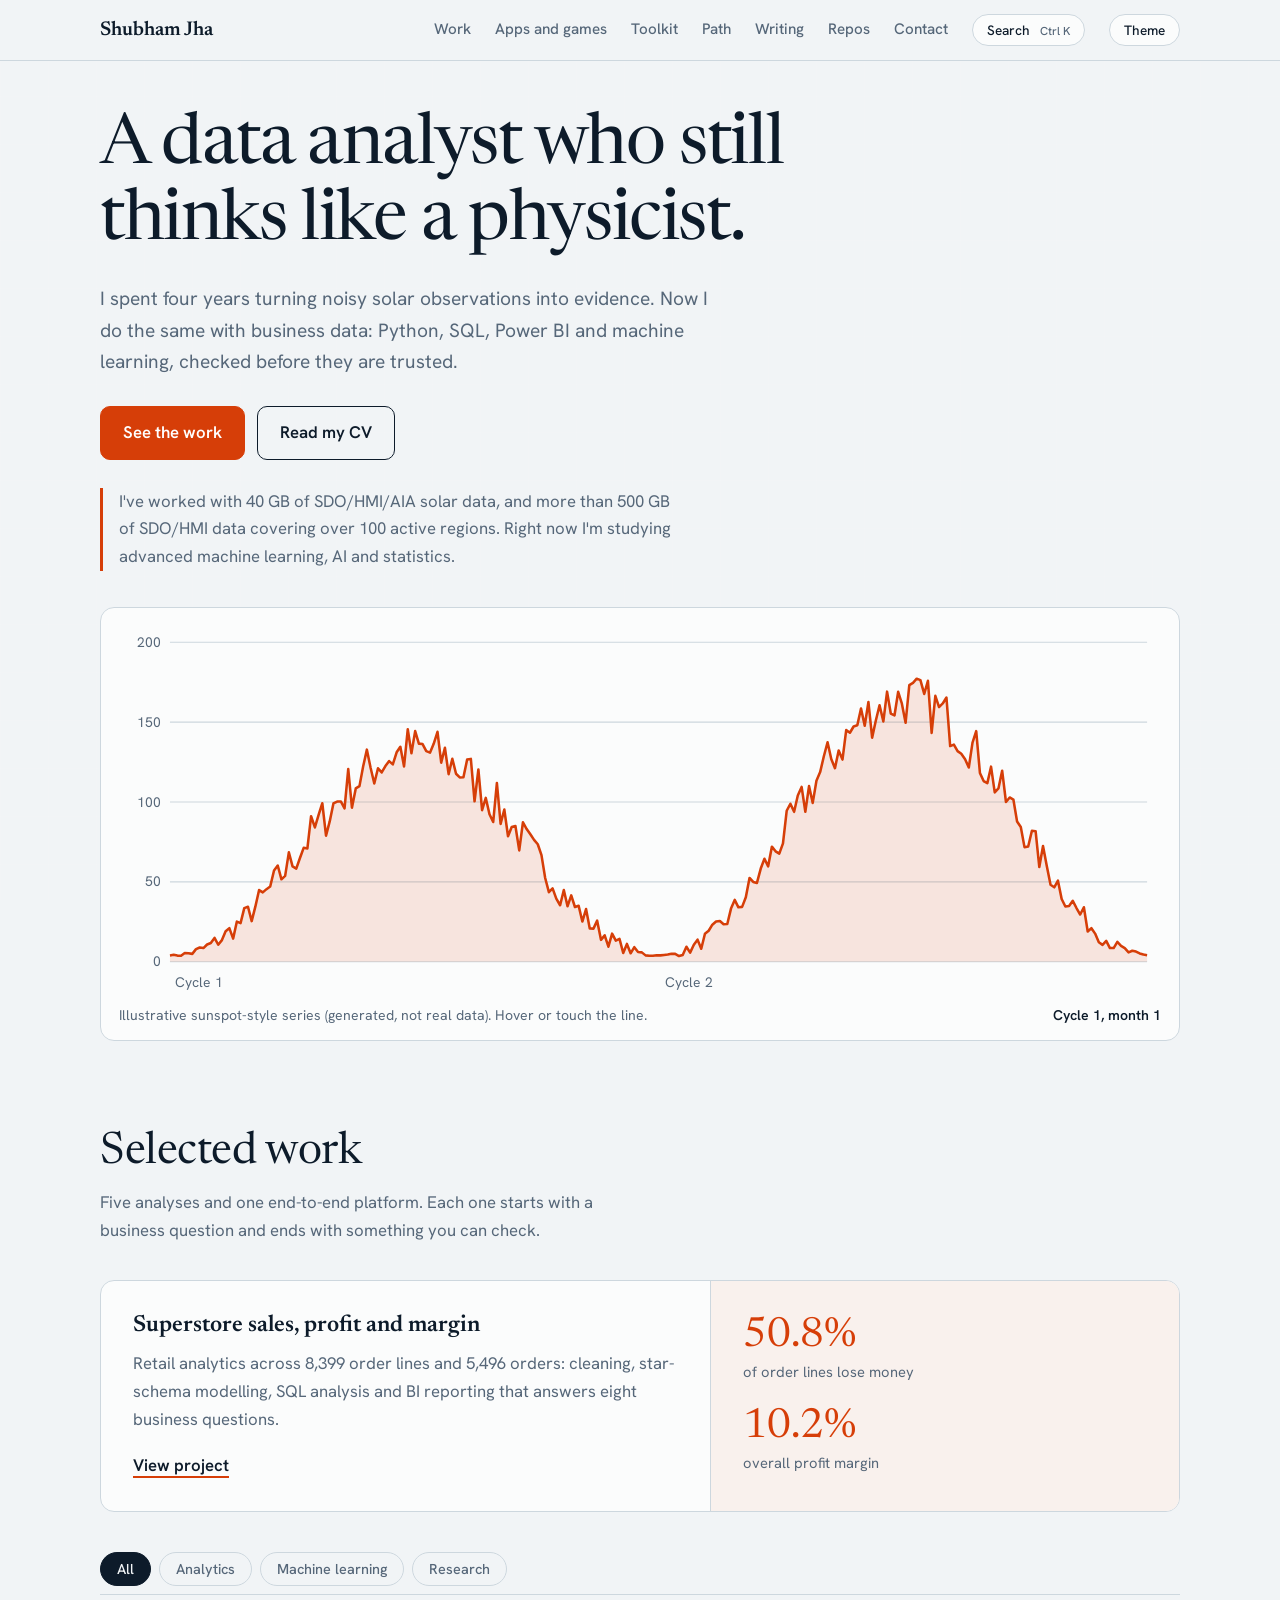
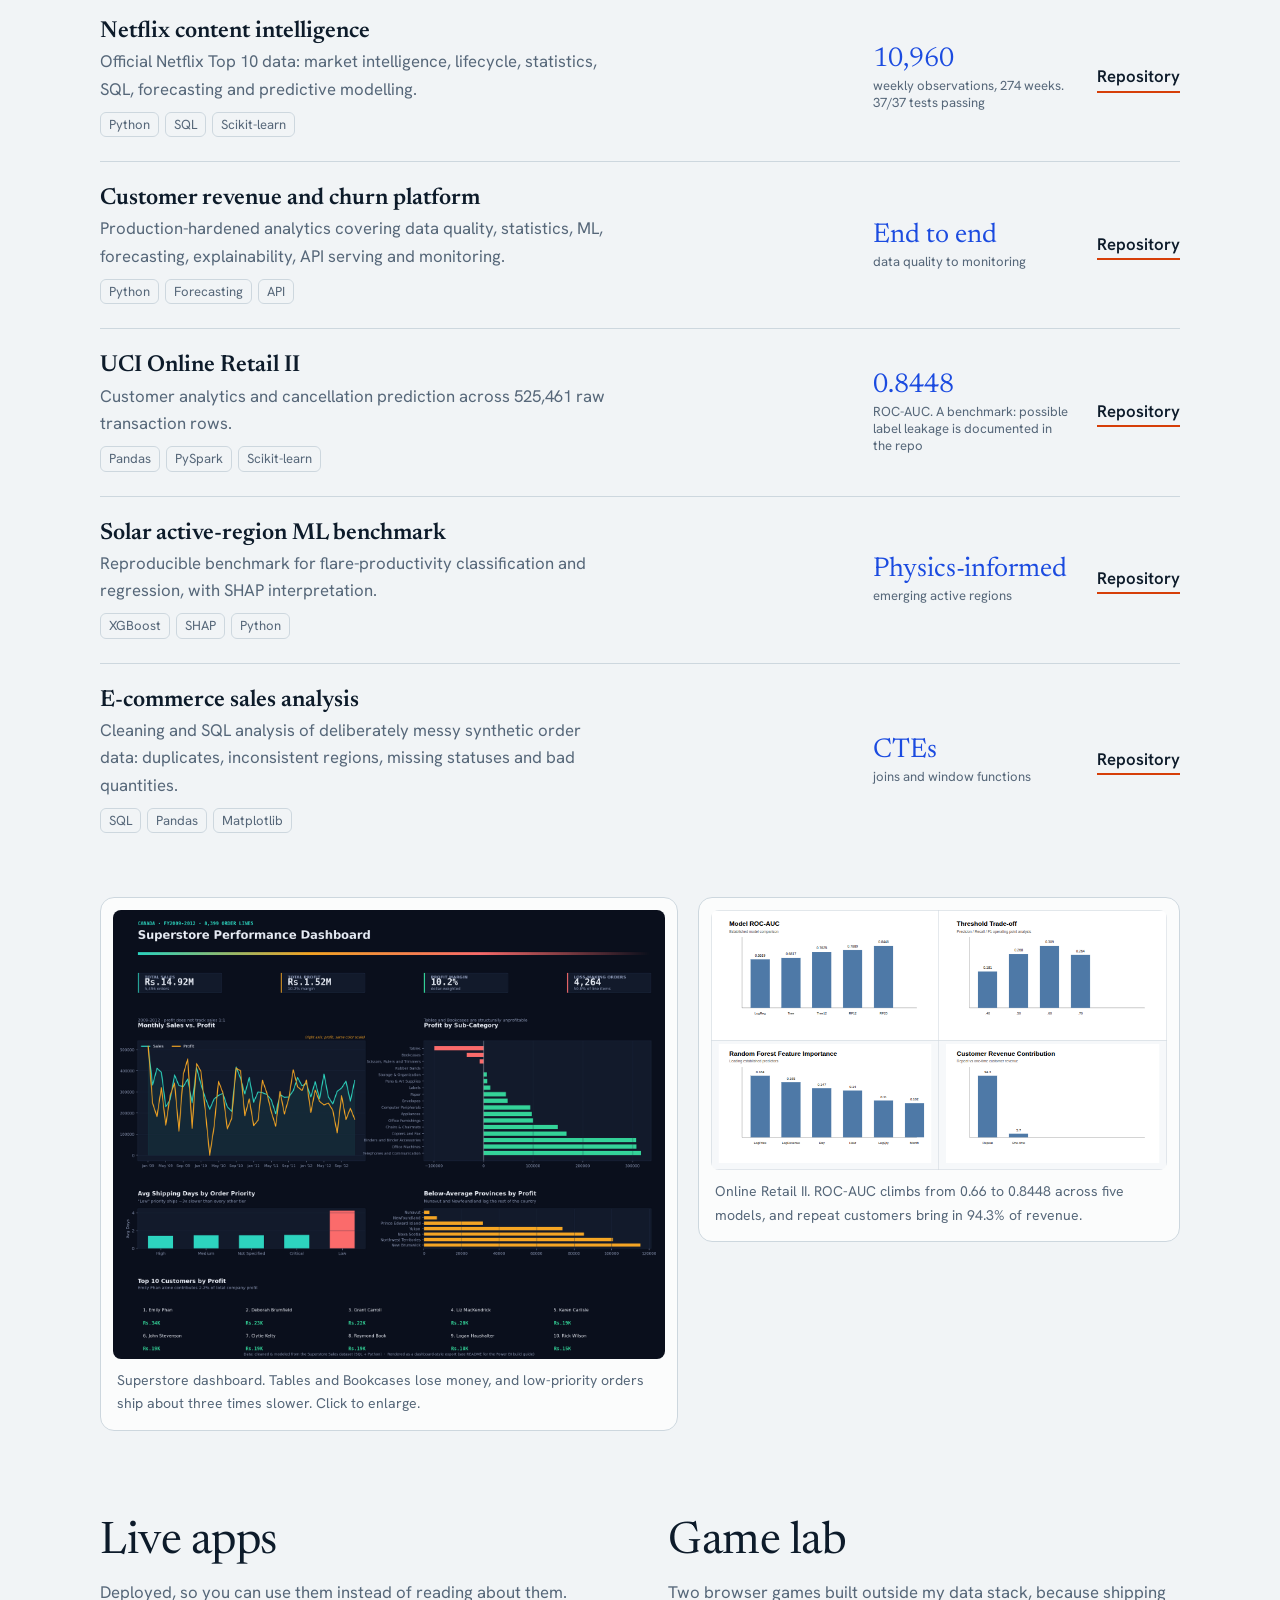
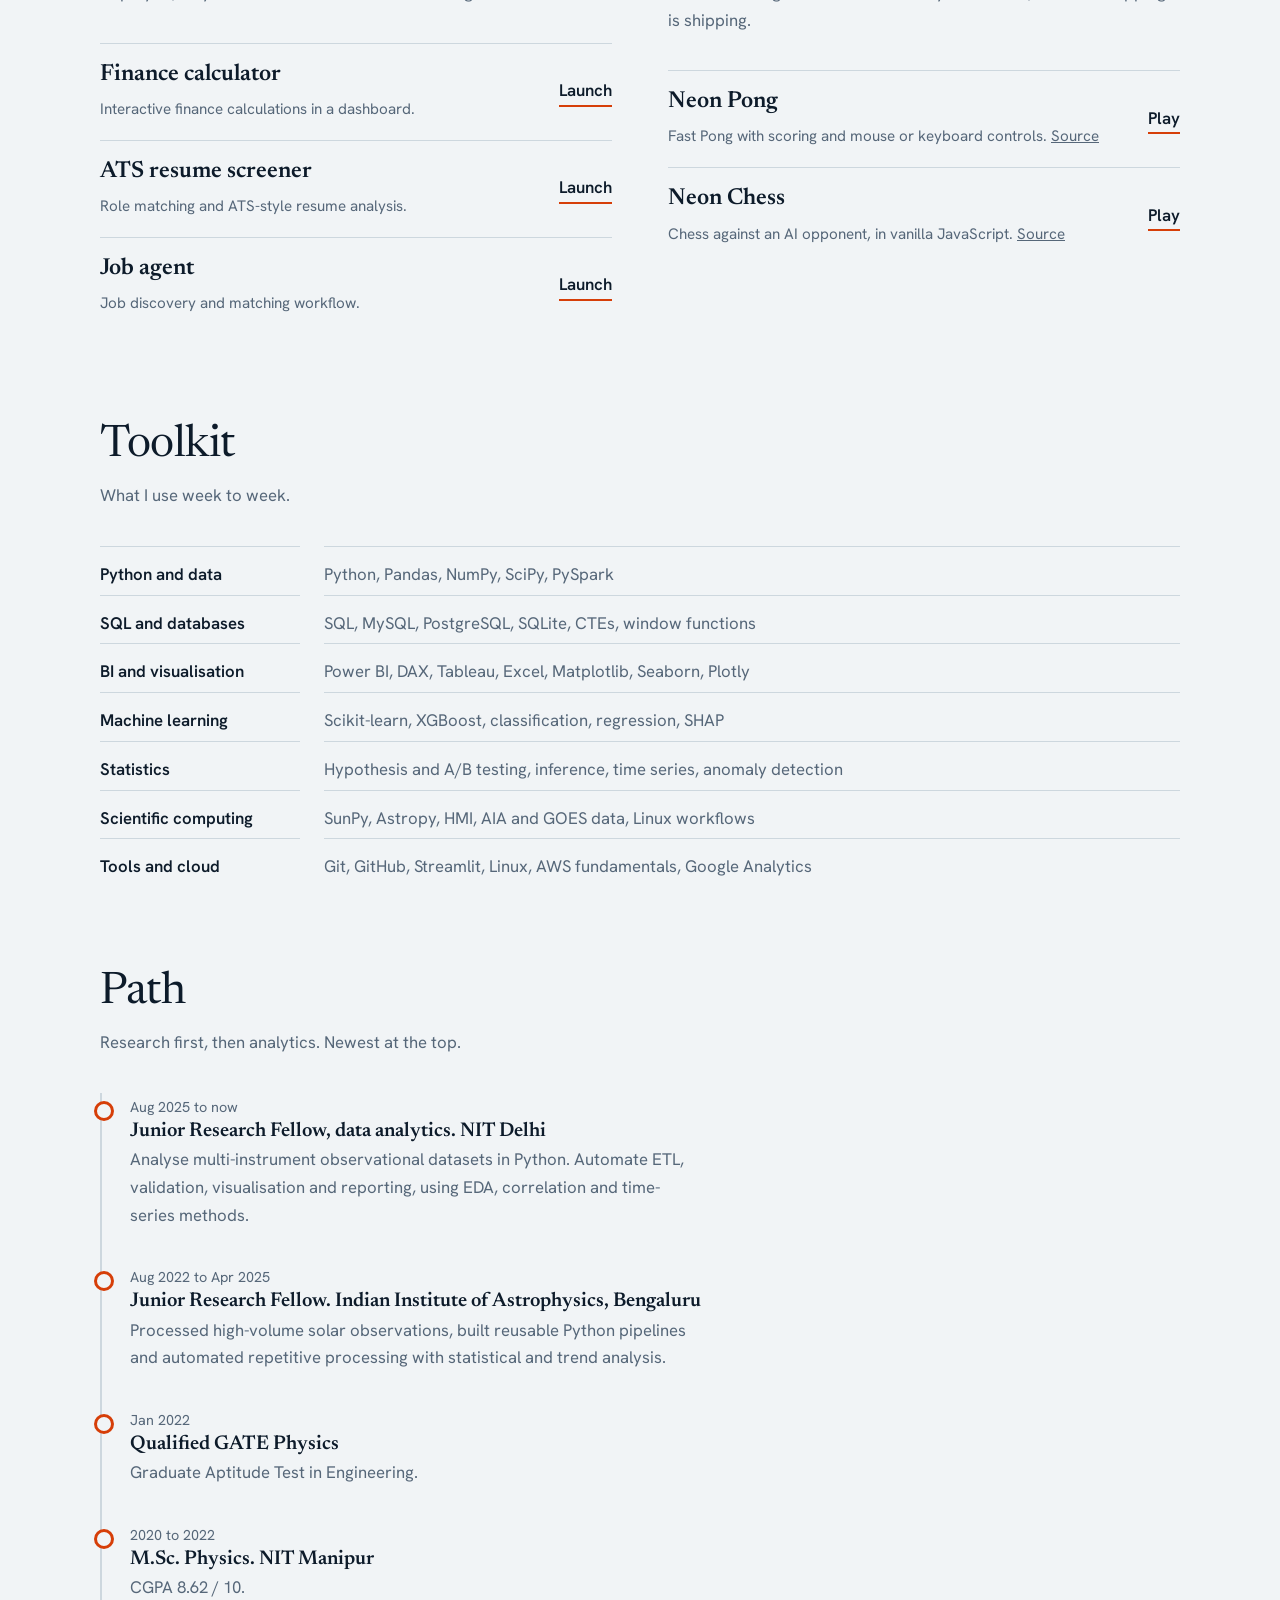
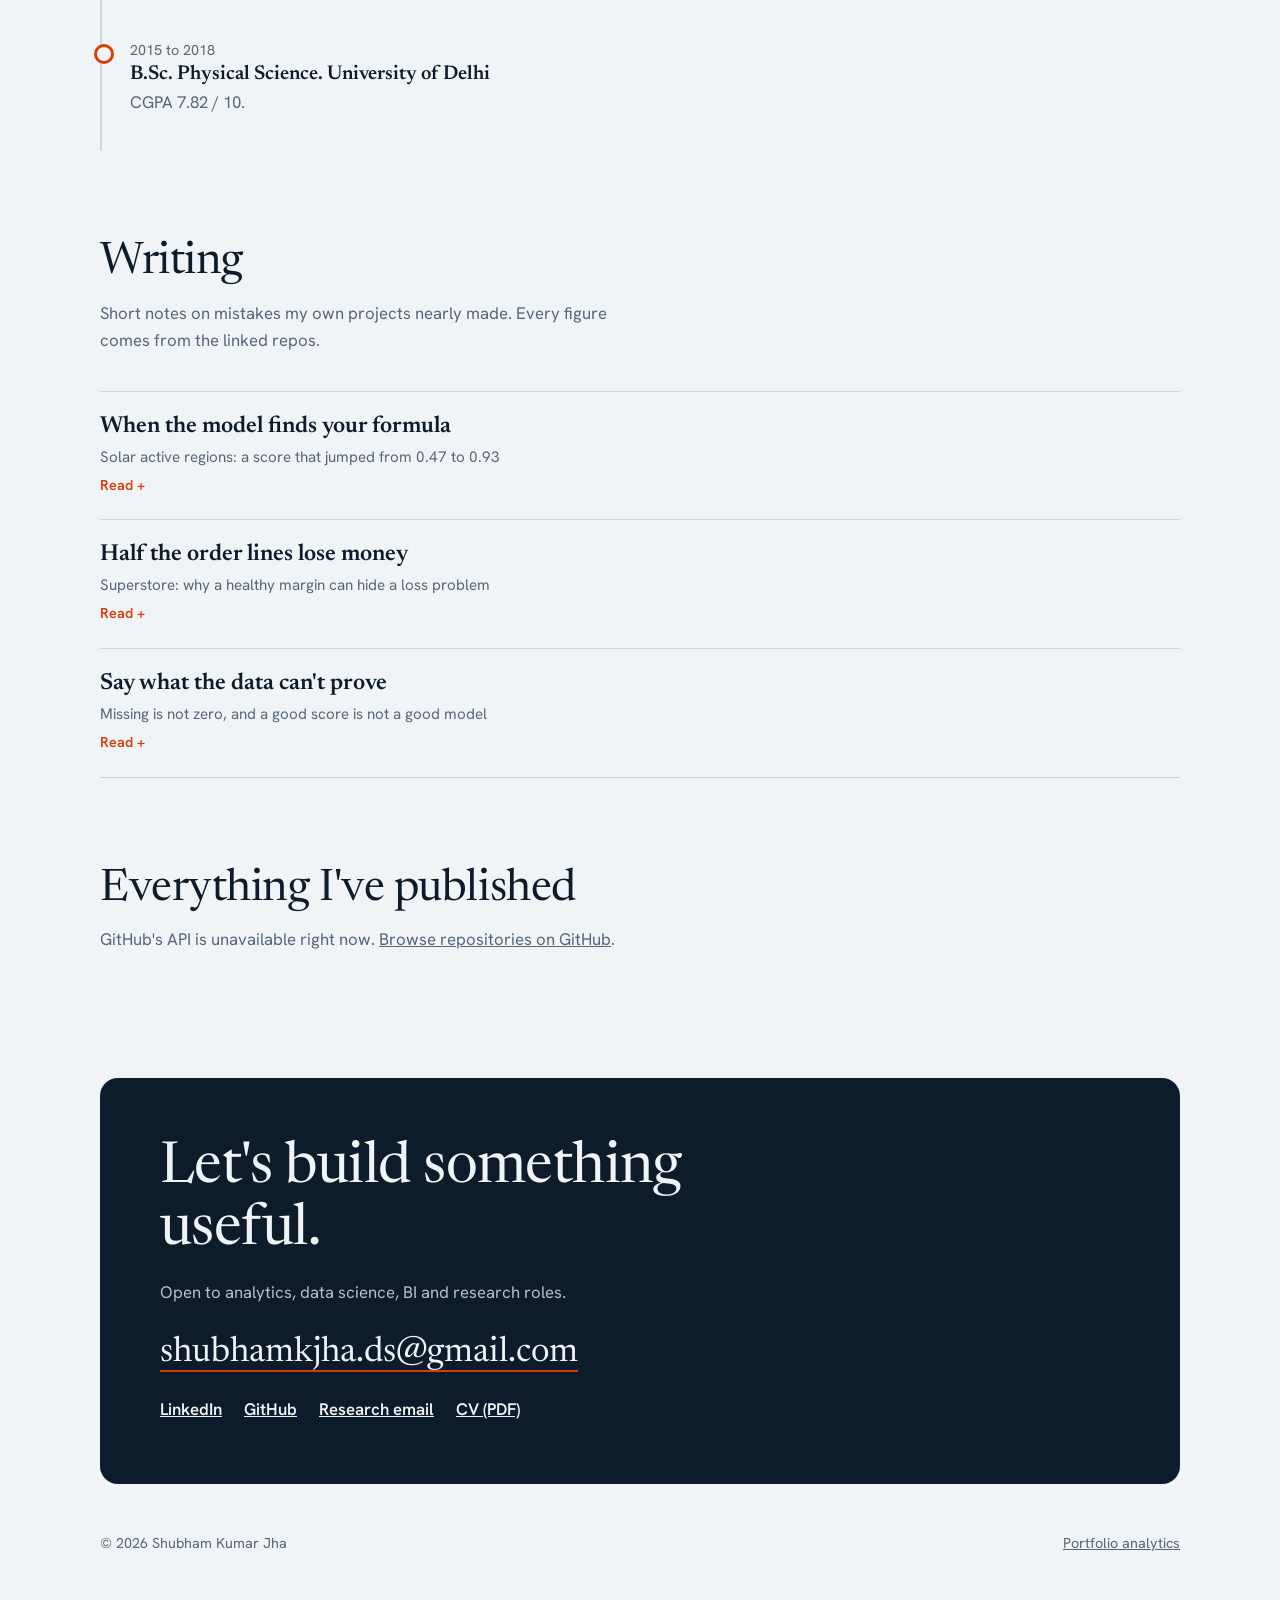
<file: index.html>
<!doctype html>
<html lang="en">
<head>
<meta charset="utf-8">
<meta name="viewport" content="width=device-width, initial-scale=1">
<title>Shubham Kumar Jha | Data analyst and scientist</title>
<meta name="description" content="Shubham Kumar Jha: data analyst with a physics research background. Python, SQL, Power BI, machine learning and scientific computing.">
<meta name="author" content="Shubham Kumar Jha">
<link rel="canonical" href="https://shubham-k-jha.github.io/">
<meta property="og:type" content="website">
<meta property="og:title" content="Shubham Kumar Jha | Data analyst and scientist">
<meta property="og:description" content="Analytics, machine learning and scientific computing, with the work to prove it.">
<meta property="og:url" content="https://shubham-k-jha.github.io/">
<meta property="og:image" content="https://shubham-k-jha.github.io/assets/og-card.png">
<meta property="og:image:width" content="1200"><meta property="og:image:height" content="630">
<meta name="twitter:card" content="summary_large_image">
<script type="application/ld+json">{"@context":"https://schema.org","@type":"Person","name":"Shubham Kumar Jha","url":"https://shubham-k-jha.github.io/","jobTitle":"Data Analyst","email":"mailto:shubhamkjha.ds@gmail.com","sameAs":["https://github.com/shubham-k-jha","https://www.linkedin.com/in/shubham-k-jha/"],"knowsAbout":["Data analytics","Python","SQL","Power BI","Machine learning","Solar physics","Scientific computing"],"alumniOf":[{"@type":"CollegeOrUniversity","name":"National Institute of Technology Manipur"},{"@type":"CollegeOrUniversity","name":"University of Delhi"}]}</script>
<meta name="theme-color" content="#0d1b2a">
<link rel="icon" href="assets/favicon.svg" type="image/svg+xml">
<link rel="preconnect" href="https://fonts.googleapis.com">
<link rel="preconnect" href="https://fonts.gstatic.com" crossorigin>
<link href="https://fonts.googleapis.com/css2?family=Hanken+Grotesk:wght@400;500;600;700&family=Newsreader:ital,opsz,wght@0,6..72,400;0,6..72,600;1,6..72,400&display=swap" rel="stylesheet">
<style>
:root{--bg:#f1f4f6;--paper:#fbfcfc;--ink:#0d1b2a;--mute:#566779;--line:#cdd7de;--sun:#d63e08;--blue:#1b4be0;--on-sun:#fff;
--serif:"Newsreader",Georgia,serif;--sans:"Hanken Grotesk",system-ui,sans-serif}
:root[data-theme=dark]{--bg:#09121e;--paper:#0f1c2d;--ink:#eaf0f6;--mute:#93a4b8;--line:#23354b;--sun:#ff7a3d;--blue:#7c9cff;--on-sun:#1a0b03}
@media(prefers-color-scheme:dark){:root:not([data-theme=light]){--bg:#09121e;--paper:#0f1c2d;--ink:#eaf0f6;--mute:#93a4b8;--line:#23354b;--sun:#ff7a3d;--blue:#7c9cff;--on-sun:#1a0b03}}
*{box-sizing:border-box}
html{scroll-behavior:smooth;scroll-padding-top:72px}
body{margin:0;background:var(--bg);color:var(--ink);font:400 1.05rem/1.65 var(--sans);
background-image:linear-gradient(var(--line) 1px,transparent 1px),linear-gradient(90deg,var(--line) 1px,transparent 1px);background-size:48px 48px;background-attachment:fixed;background-blend-mode:soft-light}
body::before{content:"";position:fixed;inset:0;background:var(--bg);opacity:.86;z-index:-1}
a{color:inherit}
.wrap{width:min(1080px,100% - 40px);margin-inline:auto}
.skip{position:absolute;left:12px;top:-60px;background:var(--sun);color:var(--on-sun);padding:10px 16px;border-radius:8px;z-index:99}
.skip:focus{top:12px}
:focus-visible{outline:2px solid var(--blue);outline-offset:3px}
header{position:sticky;top:0;z-index:20;background:color-mix(in srgb,var(--bg) 88%,transparent);backdrop-filter:blur(10px);border-bottom:1px solid var(--line)}
nav{display:flex;align-items:center;gap:24px;height:60px}
.brand{font:600 1.25rem var(--serif);text-decoration:none;margin-right:auto}
nav a:not(.brand){text-decoration:none;color:var(--mute);font-size:.95rem;font-weight:500}
nav a:not(.brand):hover,nav a[aria-current]{color:var(--ink)}
.tbtn{border:1px solid var(--line);background:var(--paper);color:var(--ink);border-radius:999px;padding:6px 14px;font:500 .85rem var(--sans);cursor:pointer}
.menu{display:none}
kbd{font:500 .72rem var(--sans);color:var(--mute);margin-left:6px}
section{padding:88px 0 0}
h1,h2,h3{font-family:var(--serif);font-weight:400;line-height:1.08;margin:0}
h1{font-size:clamp(2.5rem,6vw,4.4rem);letter-spacing:-.02em;max-width:19ch}
h2{font-size:clamp(1.9rem,4vw,2.8rem);letter-spacing:-.01em;margin-bottom:12px}
h3{font-size:1.45rem;font-weight:600}
.lead{font-size:1.2rem;color:var(--mute);max-width:56ch;margin:22px 0 28px}
.btns{display:flex;flex-wrap:wrap;gap:12px}
.btn{display:inline-block;padding:12px 22px;border-radius:10px;font-weight:600;text-decoration:none;border:1px solid var(--ink)}
.btn.p{background:var(--sun);border-color:var(--sun);color:var(--on-sun)}
.btn:hover{transform:translateY(-1px)}
.hero{padding-top:48px}
figure.plot{margin:36px 0 0;background:var(--paper);border:1px solid var(--line);border-radius:14px;padding:18px 18px 12px}
.plot svg{width:100%;height:auto;display:block;touch-action:none}
.plot figcaption{display:flex;justify-content:space-between;gap:16px;flex-wrap:wrap;color:var(--mute);font-size:.88rem;padding-top:8px}
#readout{color:var(--ink);font-weight:600}
.ln{fill:none;stroke:var(--sun);stroke-width:2.2;stroke-linejoin:round}
.ar{fill:var(--sun);opacity:.12}
.gl{stroke:var(--line);stroke-width:1}
.tk{fill:var(--mute);font:12px var(--sans)}
.lead-in{color:var(--mute);max-width:62ch;margin:0 0 36px}
.feat{display:grid;grid-template-columns:1.3fr 1fr;gap:0;background:var(--paper);border:1px solid var(--line);border-radius:14px;overflow:hidden}
.feat>div{padding:32px}
.feat .facts{border-left:1px solid var(--line);display:grid;align-content:center;gap:22px;background:color-mix(in srgb,var(--sun) 6%,var(--paper))}
.fact b{display:block;font:400 2.6rem/1 var(--serif);color:var(--sun)}
.fact span{color:var(--mute);font-size:.92rem}
.feat p{color:var(--mute);margin:12px 0 18px}
.filters{display:flex;gap:8px;margin:40px 0 8px;flex-wrap:wrap}
.filters button{border:1px solid var(--line);background:transparent;color:var(--mute);padding:7px 16px;border-radius:999px;font:500 .9rem var(--sans);cursor:pointer}
.filters button[aria-pressed=true]{background:var(--ink);color:var(--bg);border-color:var(--ink)}
.row{display:grid;grid-template-columns:1fr 200px auto;gap:24px;align-items:center;padding:24px 0;border-top:1px solid var(--line)}
.row[hidden]{display:none}
.row p{margin:4px 0 8px;color:var(--mute);max-width:58ch}
.tags{display:flex;flex-wrap:wrap;gap:6px;font-size:.82rem;color:var(--mute)}
.tags span{border:1px solid var(--line);border-radius:6px;padding:1px 8px}
.met{font:400 1.7rem/1.1 var(--serif);color:var(--blue)}
.met small{display:block;font:400 .82rem var(--sans);color:var(--mute);margin-top:2px}
.go{font-weight:600;text-decoration:none;border-bottom:2px solid var(--sun);white-space:nowrap}
.cols{display:grid;grid-template-columns:1fr 1fr;gap:56px}
.cols h3{margin-bottom:6px}
.tool{display:grid;grid-template-columns:1fr auto;gap:4px 16px;padding:18px 0;border-top:1px solid var(--line)}
.tool p{grid-column:1;margin:0;color:var(--mute);font-size:.95rem}
.tool a{grid-row:1/3;grid-column:2;align-self:center}
.kit{display:grid;grid-template-columns:200px 1fr;gap:6px 24px;margin:0}
.kit dt{font-weight:600;padding-top:14px;border-top:1px solid var(--line)}
.kit dd{margin:0;padding-top:14px;border-top:1px solid var(--line);color:var(--mute)}
.path{list-style:none;margin:0;padding:0 0 0 28px;border-left:2px solid var(--line)}
.path li{position:relative;padding:0 0 34px}
.path li::before{content:"";position:absolute;left:-36px;top:8px;width:14px;height:14px;border-radius:50%;background:var(--bg);border:3px solid var(--sun)}
.path time{color:var(--mute);font-size:.9rem}
.path p{margin:4px 0 0;color:var(--mute);max-width:62ch}
.path h3{font-size:1.25rem}
.rtools{display:flex;gap:12px;flex-wrap:wrap;margin:24px 0 20px}
.rtools input,.rtools select{padding:11px 14px;border-radius:10px;border:1px solid var(--line);background:var(--paper);color:var(--ink);font:inherit}
.rtools input{flex:1;min-width:220px}
.rtools[hidden]{display:none}
.rgrid{display:grid;grid-template-columns:repeat(auto-fill,minmax(250px,1fr));gap:14px}
.repo{display:flex;flex-direction:column;gap:6px;padding:18px;border:1px solid var(--line);border-radius:12px;background:var(--paper);text-decoration:none}
.repo:hover{border-color:var(--sun)}
.repo b{font-family:var(--serif);font-size:1.15rem;overflow-wrap:anywhere}
.repo p{margin:0;color:var(--mute);font-size:.9rem;line-height:1.5;flex:1}
.repo small{color:var(--mute)}
.contact{background:var(--ink);color:var(--bg);border-radius:18px;padding:clamp(28px,5vw,60px)}
.contact h2{font-size:clamp(2rem,5vw,3.6rem);max-width:16ch}
.contact p{opacity:.75;max-width:50ch}
.mail{display:inline-block;font:400 clamp(1.3rem,3.4vw,2.2rem) var(--serif);margin:12px 0 24px;border-bottom:2px solid var(--sun);text-decoration:none}
.clinks{display:flex;gap:22px;flex-wrap:wrap}
.clinks a{font-weight:600}
footer{padding:48px 0 56px;color:var(--mute);font-size:.9rem;display:flex;justify-content:space-between;gap:16px;flex-wrap:wrap}
@media(max-width:820px){
.menu{display:inline-block}
nav a:not(.brand){display:none}
nav.open{flex-wrap:wrap;height:auto;padding:12px 0}
nav.open a:not(.brand){display:block;flex-basis:45%}
.feat,.cols{grid-template-columns:1fr}.cols{gap:40px}
.feat .facts{border-left:0;border-top:1px solid var(--line)}
.row{grid-template-columns:1fr;gap:10px}
.kit{grid-template-columns:1fr}.kit dd{border-top:0;padding-top:0;padding-bottom:12px}
}
@media(prefers-reduced-motion:reduce){html{scroll-behavior:auto}*{animation:none!important;transition:none!important}}
.draw{stroke-dasharray:var(--len);stroke-dashoffset:var(--len);animation:d 2.2s ease-out .2s forwards}
@keyframes d{to{stroke-dashoffset:0}}

.pal{border:1px solid var(--line);border-radius:14px;background:var(--paper);color:var(--ink);padding:0;width:min(560px,100% - 32px);margin-top:12vh;box-shadow:0 30px 80px rgba(0,0,0,.35)}
.pal::backdrop{background:rgba(5,10,18,.55)}
.pal input{width:100%;border:0;border-bottom:1px solid var(--line);background:transparent;color:var(--ink);padding:18px 20px;font:inherit;font-size:1.1rem}
.pal input:focus{outline:none}
.pal ul{list-style:none;margin:0;padding:8px;max-height:46vh;overflow:auto}
.pal li{padding:10px 12px;border-radius:8px;cursor:pointer;display:flex;justify-content:space-between;gap:12px}
.pal li small{color:var(--mute)}
.pal li[aria-selected=true]{background:var(--ink);color:var(--bg)}
.pal li[aria-selected=true] small{color:inherit;opacity:.7}
.pal p{margin:0;padding:10px 20px 14px;color:var(--mute);font-size:.85rem}
@media print{header,.plot,.filters,#repos,.skip,.btns,footer{display:none!important}body{background:#fff;color:#000}body::before{display:none}.feat,.contact{border:1px solid #999;background:#fff;color:#000}section{padding-top:28px;break-inside:avoid}a{text-decoration:none}}

.proof{margin:28px 0 0;padding-left:16px;border-left:3px solid var(--sun);color:var(--mute);max-width:64ch}
.evid{display:grid;grid-template-columns:1.2fr 1fr;gap:20px;margin-top:40px;align-items:start}
.evid figure{margin:0;background:var(--paper);border:1px solid var(--line);border-radius:14px;padding:12px}
.evid img{width:100%;height:auto;display:block;border-radius:8px}
.evid figcaption{color:var(--mute);font-size:.88rem;padding:10px 4px 2px}
.post{border-top:1px solid var(--line)}
.post:last-of-type{border-bottom:1px solid var(--line)}
.post summary{cursor:pointer;list-style:none;padding:22px 0;display:grid;gap:4px}
.post summary::-webkit-details-marker{display:none}
.post summary b{font:600 1.45rem/1.15 var(--serif)}
.post summary span{color:var(--mute);font-size:.95rem}
.post summary::after{content:"Read +";color:var(--sun);font-weight:600;font-size:.9rem}
.post[open] summary::after{content:"Close −"}
.post div{padding:0 0 26px;max-width:66ch}
.post div p{margin:0 0 14px}
@media(max-width:820px){.evid{grid-template-columns:1fr}kbd{display:none}nav{gap:8px}.tbtn{padding:6px 11px}}
</style>
</head>
<body>
<a class="skip" href="#main">Skip to content</a>
<header><div class="wrap"><nav id="nav" aria-label="Main">
<a class="brand" href="#top">Shubham Jha</a>
<a href="#work">Work</a><a href="#try">Apps and games</a><a href="#toolkit">Toolkit</a><a href="#path">Path</a><a href="#writing">Writing</a><a href="#repos">Repos</a><a href="#contact">Contact</a>
<button class="tbtn" id="open-pal" type="button" aria-label="Open quick search">Search <kbd>Ctrl K</kbd></button>
<button class="tbtn" id="theme" type="button" aria-label="Switch colour theme">Theme</button>
<button class="tbtn menu" id="menu" type="button" aria-expanded="false">Menu</button>
</nav></div></header>

<main id="main" class="wrap">
<section class="hero" id="top">
<h1>A data analyst who still thinks like a physicist.</h1>
<p class="lead">I spent four years turning noisy solar observations into evidence. Now I do the same with business data: Python, SQL, Power BI and machine learning, checked before they are trusted.</p>
<div class="btns"><a class="btn p" href="#work">See the work</a><a class="btn" href="assets/Shubham_Kumar_Jha_CV.pdf" target="_blank" rel="noopener">Read my CV</a></div>
<p class="proof">I've worked with 40 GB of SDO/HMI/AIA solar data, and more than 500 GB of SDO/HMI data covering over 100 active regions. Right now I'm studying advanced machine learning, AI and statistics.</p>
<figure class="plot">
<svg id="chart" viewBox="0 0 900 320" role="img" aria-label="Illustrative sunspot-style time series with an eleven-year cycle. Hover or touch to read values."></svg>
<figcaption><span>Illustrative sunspot-style series (generated, not real data). Hover or touch the line.</span><span id="readout">Cycle 1, month 1</span></figcaption>
</figure>
</section>

<section id="work">
<h2>Selected work</h2>
<p class="lead-in">Five analyses and one end-to-end platform. Each one starts with a business question and ends with something you can check.</p>
<article class="feat">
<div><h3>Superstore sales, profit and margin</h3>
<p>Retail analytics across 8,399 order lines and 5,496 orders: cleaning, star-schema modelling, SQL analysis and BI reporting that answers eight business questions.</p>
<a class="go" href="https://github.com/shubham-k-jha/superstore-analysis" target="_blank" rel="noopener">View project</a></div>
<div class="facts"><div class="fact"><b>50.8%</b><span>of order lines lose money</span></div><div class="fact"><b>10.2%</b><span>overall profit margin</span></div></div>
</article>
<div class="filters" role="group" aria-label="Filter projects">
<button type="button" data-f="all" aria-pressed="true">All</button><button type="button" data-f="analytics" aria-pressed="false">Analytics</button><button type="button" data-f="ml" aria-pressed="false">Machine learning</button><button type="button" data-f="research" aria-pressed="false">Research</button>
</div>
<div class="list">
<article class="row" data-c="analytics ml"><div><h3>Netflix content intelligence</h3><p>Official Netflix Top 10 data: market intelligence, lifecycle, statistics, SQL, forecasting and predictive modelling.</p><div class="tags"><span>Python</span><span>SQL</span><span>Scikit-learn</span></div></div><div class="met">10,960<small>weekly observations, 274 weeks. 37/37 tests passing</small></div><a class="go" href="https://github.com/shubham-k-jha/netflix-content-analytics" target="_blank" rel="noopener">Repository</a></article>
<article class="row" data-c="analytics ml"><div><h3>Customer revenue and churn platform</h3><p>Production-hardened analytics covering data quality, statistics, ML, forecasting, explainability, API serving and monitoring.</p><div class="tags"><span>Python</span><span>Forecasting</span><span>API</span></div></div><div class="met">End to end<small>data quality to monitoring</small></div><a class="go" href="https://github.com/shubham-k-jha/Customer-Revenue-Churn" target="_blank" rel="noopener">Repository</a></article>
<article class="row" data-c="analytics ml"><div><h3>UCI Online Retail II</h3><p>Customer analytics and cancellation prediction across 525,461 raw transaction rows.</p><div class="tags"><span>Pandas</span><span>PySpark</span><span>Scikit-learn</span></div></div><div class="met">0.8448<small>ROC-AUC. A benchmark: possible label leakage is documented in the repo</small></div><a class="go" href="https://github.com/shubham-k-jha/online-retail-analytics" target="_blank" rel="noopener">Repository</a></article>
<article class="row" data-c="research ml"><div><h3>Solar active-region ML benchmark</h3><p>Reproducible benchmark for flare-productivity classification and regression, with SHAP interpretation.</p><div class="tags"><span>XGBoost</span><span>SHAP</span><span>Python</span></div></div><div class="met">Physics-informed<small>emerging active regions</small></div><a class="go" href="https://github.com/shubham-k-jha/solar-ar-kutsenko-ml" target="_blank" rel="noopener">Repository</a></article>
<article class="row" data-c="analytics"><div><h3>E-commerce sales analysis</h3><p>Cleaning and SQL analysis of deliberately messy synthetic order data: duplicates, inconsistent regions, missing statuses and bad quantities.</p><div class="tags"><span>SQL</span><span>Pandas</span><span>Matplotlib</span></div></div><div class="met">CTEs<small>joins and window functions</small></div><a class="go" href="https://github.com/shubham-k-jha/ecommerce-sales-analysis" target="_blank" rel="noopener">Repository</a></article>
</div>
<div class="evid">
<figure><a href="assets/superstore-dashboard.png" target="_blank" rel="noopener"><img src="assets/superstore-dashboard.png" width="1600" height="1300" loading="lazy" alt="Superstore performance dashboard: sales and profit trend, profit by sub-category, shipping days by order priority, below-average provinces and top customers"></a><figcaption>Superstore dashboard. Tables and Bookcases lose money, and low-priority orders ship about three times slower. Click to enlarge.</figcaption></figure>
<figure><a href="assets/uci-retail-charts.png" target="_blank" rel="noopener"><img src="assets/uci-retail-charts.png" width="838" height="478" loading="lazy" alt="Online Retail II charts: model ROC-AUC comparison rising to 0.8448, threshold trade-off, random forest feature importance and customer revenue contribution"></a><figcaption>Online Retail II. ROC-AUC climbs from 0.66 to 0.8448 across five models, and repeat customers bring in 94.3% of revenue.</figcaption></figure>
</div>
</section>

<section id="try">
<div class="cols">
<div><h2>Live apps</h2><p class="lead-in">Deployed, so you can use them instead of reading about them.</p>
<div class="tool"><h3>Finance calculator</h3><p>Interactive finance calculations in a dashboard.</p><a class="go" href="https://finance-calc-app.streamlit.app/" target="_blank" rel="noopener">Launch</a></div>
<div class="tool"><h3>ATS resume screener</h3><p>Role matching and ATS-style resume analysis.</p><a class="go" href="https://ats--resume-screener.streamlit.app/" target="_blank" rel="noopener">Launch</a></div>
<div class="tool"><h3>Job agent</h3><p>Job discovery and matching workflow.</p><a class="go" href="https://job--agent.streamlit.app/" target="_blank" rel="noopener">Launch</a></div></div>
<div><h2>Game lab</h2><p class="lead-in">Two browser games built outside my data stack, because shipping is shipping.</p>
<div class="tool"><h3>Neon Pong</h3><p>Fast Pong with scoring and mouse or keyboard controls. <a href="https://github.com/shubham-k-jha/Neon-Pong" target="_blank" rel="noopener">Source</a></p><a class="go" href="https://shubham-k-jha.github.io/Neon-Pong/" target="_blank" rel="noopener">Play</a></div>
<div class="tool"><h3>Neon Chess</h3><p>Chess against an AI opponent, in vanilla JavaScript. <a href="https://github.com/shubham-k-jha/Neon-Chess-Chess-vs-AI" target="_blank" rel="noopener">Source</a></p><a class="go" href="https://shubham-k-jha.github.io/Neon-Chess-Chess-vs-AI/" target="_blank" rel="noopener">Play</a></div></div>
</div>
</section>

<section id="toolkit">
<h2>Toolkit</h2>
<p class="lead-in">What I use week to week.</p>
<dl class="kit">
<dt>Python and data</dt><dd>Python, Pandas, NumPy, SciPy, PySpark</dd>
<dt>SQL and databases</dt><dd>SQL, MySQL, PostgreSQL, SQLite, CTEs, window functions</dd>
<dt>BI and visualisation</dt><dd>Power BI, DAX, Tableau, Excel, Matplotlib, Seaborn, Plotly</dd>
<dt>Machine learning</dt><dd>Scikit-learn, XGBoost, classification, regression, SHAP</dd>
<dt>Statistics</dt><dd>Hypothesis and A/B testing, inference, time series, anomaly detection</dd>
<dt>Scientific computing</dt><dd>SunPy, Astropy, HMI, AIA and GOES data, Linux workflows</dd>
<dt>Tools and cloud</dt><dd>Git, GitHub, Streamlit, Linux, AWS fundamentals, Google Analytics</dd>
</dl>
</section>

<section id="path">
<h2>Path</h2>
<p class="lead-in">Research first, then analytics. Newest at the top.</p>
<ol class="path">
<li><time>Aug 2025 to now</time><h3>Junior Research Fellow, data analytics. NIT Delhi</h3><p>Analyse multi-instrument observational datasets in Python. Automate ETL, validation, visualisation and reporting, using EDA, correlation and time-series methods.</p></li>
<li><time>Aug 2022 to Apr 2025</time><h3>Junior Research Fellow. Indian Institute of Astrophysics, Bengaluru</h3><p>Processed high-volume solar observations, built reusable Python pipelines and automated repetitive processing with statistical and trend analysis.</p></li>
<li><time>Jan 2022</time><h3>Qualified GATE Physics</h3><p>Graduate Aptitude Test in Engineering.</p></li>
<li><time>2020 to 2022</time><h3>M.Sc. Physics. NIT Manipur</h3><p>CGPA 8.62 / 10.</p></li>
<li><time>2015 to 2018</time><h3>B.Sc. Physical Science. University of Delhi</h3><p>CGPA 7.82 / 10.</p></li>
</ol>
</section>

<section id="writing">
<h2>Writing</h2>
<p class="lead-in">Short notes on mistakes my own projects nearly made. Every figure comes from the linked repos.</p>
<details class="post"><summary><b>When the model finds your formula</b><span>Solar active regions: a score that jumped from 0.47 to 0.93</span></summary><div><p>In my solar active-region study, adding one feature, emergence duration, lifted cross-validated R² from 0.465 to 0.932. It looked like a discovery. It wasn't. Maximum magnetic flux is almost exactly emergence rate multiplied by duration, and the rank correlation between them is 0.999982. The model was recovering a definition, not learning physics.</p><p>One correlation check caught it, with no machine learning involved. So before I read any feature importance, I now ask whether a feature is just a rearrangement of the target or of another feature. Then I ablate. For flare productivity, maximum flux alone (CV R² 0.5435) beat the full feature set (0.4051). Fewer inputs, a better score and an explanation I can defend.</p><p><a class="go" href="https://github.com/shubham-k-jha/solar-ar-kutsenko-ml" target="_blank" rel="noopener">Read the study</a></p></div></details>
<details class="post"><summary><b>Half the order lines lose money</b><span>Superstore: why a healthy margin can hide a loss problem</span></summary><div><p>Superstore earns a 10.2% margin overall, yet 4,264 of its 8,399 order lines (50.8%) lose money. The average hides the problem, so the useful question is where the losses sit. Tables lose ₹99K and Bookcases ₹34K, while Telephones, Office Machines and Binders each earn more than ₹300K.</p><p>Discounting is the other lever. Orders discounted 0 to 10% keep margins of roughly 10 to 13%, and the 11 to 30% group falls to about -21.3%. I calculated that as a dollar-weighted ratio, total profit over total sales, because averaging row-level percentages lets tiny orders distort the result. Low-priority orders also ship in 4.24 days against about 1.5 for everything else, across all three shipping modes, which points to an internal queue rather than a carrier. That is a hypothesis to test, not a conclusion.</p><p><a class="go" href="https://github.com/shubham-k-jha/superstore-analysis" target="_blank" rel="noopener">Read the analysis</a></p></div></details>
<details class="post"><summary><b>Say what the data can't prove</b><span>Missing is not zero, and a good score is not a good model</span></summary><div><p>Three habits I rely on, each from a different project. First, missing is not zero: in the Netflix Top 10 data, view counts exist for only 62.77% of global records, and not appearing in the Top 10 does not mean nobody watched. Second, respect the end of the window: titles still active in the final week are right-censored, so their observed lifetime is a lower bound.</p><p>Third, a strong number can still mislead. My Online Retail cancellation model reaches 0.8448 ROC-AUC, but at the chosen threshold precision is 0.3163 and recall 0.3016. Quantity, price and revenue may also be recorded at or after the event, which can leak the label. So the repo calls it a benchmark, not an early-warning system, and the next version uses a strict prediction cutoff. In Netflix, the forecast uses a chronological 80/20 split rather than a random one, which is why its 84.38% MAE improvement over the naive baseline is believable.</p><p><a class="go" href="https://github.com/shubham-k-jha/netflix-content-analytics" target="_blank" rel="noopener">Netflix project</a> &nbsp; <a class="go" href="https://github.com/shubham-k-jha/online-retail-analytics" target="_blank" rel="noopener">Online Retail project</a></p></div></details>
</section>

<section id="repos">
<h2>Everything I've published</h2>
<p class="lead-in" id="rsum">Loading repositories from GitHub…</p>
<div class="rtools" id="rtools"><input id="rq" type="search" placeholder="Search repositories" aria-label="Search repositories"><select id="rs" aria-label="Sort repositories"><option value="pushed_at">Recently updated</option><option value="stargazers_count">Most starred</option><option value="name">Name</option></select></div>
<div class="rgrid" id="rgrid" aria-live="polite"></div>
</section>

<section id="contact">
<div class="contact">
<h2>Let's build something useful.</h2>
<p>Open to analytics, data science, BI and research roles.</p>
<a class="mail" href="mailto:shubhamkjha.ds@gmail.com">shubhamkjha.ds@gmail.com</a>
<div class="clinks"><a href="https://www.linkedin.com/in/shubham-k-jha/" target="_blank" rel="noopener">LinkedIn</a><a href="https://github.com/shubham-k-jha" target="_blank" rel="noopener">GitHub</a><a href="mailto:sjha31190@gmail.com">Research email</a><a href="assets/Shubham_Kumar_Jha_CV.pdf" target="_blank" rel="noopener">CV (PDF)</a></div>
</div>
</section>
</main>
<footer class="wrap"><span>© <span id="yr"></span> Shubham Kumar Jha</span><a href="https://github-profile-analytics-rho.vercel.app/dashboard.html" target="_blank" rel="noopener">Portfolio analytics</a></footer>
<dialog class="pal" id="pal" aria-label="Quick search"><input id="pq" type="search" placeholder="Jump to a section, project or link" aria-label="Quick search" autocomplete="off"><ul id="pl" role="listbox"></ul><p>Arrow keys to move, Enter to open, Esc to close.</p></dialog>

<script>
(()=>{
const $=s=>document.querySelector(s),root=document.documentElement;
$('#yr').textContent=new Date().getFullYear();
/* theme */
try{const t=localStorage.getItem('theme');if(t)root.dataset.theme=t}catch{}
$('#theme').onclick=()=>{const dark=getComputedStyle(root).getPropertyValue('--bg').trim()==='#09121e';const n=dark?'light':'dark';root.dataset.theme=n;try{localStorage.setItem('theme',n)}catch{}};
$('#menu').onclick=e=>{const o=$('#nav').classList.toggle('open');e.currentTarget.setAttribute('aria-expanded',o)};
document.querySelectorAll('#nav a').forEach(a=>a.addEventListener('click',()=>$('#nav').classList.remove('open')));
/* illustrative solar-cycle chart */
let s=7;const rnd=()=>(s=(s*16807)%2147483647)/2147483647;
const N=264,W=900,H=320,P={l:44,r:12,t:14,b:30},d=[];
for(let i=0;i<N;i++){const ph=(i%132)/132,amp=[.8,1,.65][Math.floor(i/132)%3]||1;d.push(Math.max(0,Math.pow(Math.sin(Math.PI*ph),2.2)*160*amp+(rnd()-.5)*34*Math.sin(Math.PI*ph)+4))}
const mx=200,X=i=>P.l+i/(N-1)*(W-P.l-P.r),Y=v=>H-P.b-v/mx*(H-P.t-P.b);
const line=d.map((v,i)=>(i?'L':'M')+X(i).toFixed(1)+' '+Y(v).toFixed(1)).join('');
let g='';[0,50,100,150,200].forEach(v=>g+=`<line class="gl" x1="${P.l}" x2="${W-P.r}" y1="${Y(v)}" y2="${Y(v)}"/><text class="tk" x="${P.l-8}" y="${Y(v)+4}" text-anchor="end">${v}</text>`);
[0,132].forEach((m,k)=>g+=`<text class="tk" x="${X(m)+4}" y="${H-8}">Cycle ${k+1}</text>`);
const c=$('#chart');
c.innerHTML=g+`<path class="ar" d="${line}L${X(N-1)} ${Y(0)}L${X(0)} ${Y(0)}Z"/><path class="ln draw" id="ln" d="${line}"/><line id="cur" class="gl" y1="${P.t}" y2="${H-P.b}" stroke="currentColor" style="stroke:var(--blue);display:none"/><circle id="dot" r="5" fill="var(--blue)" style="display:none"/>`;
const ln=$('#ln'),L=ln.getTotalLength();ln.style.setProperty('--len',L);
c.addEventListener('pointermove',e=>{const r=c.getBoundingClientRect(),x=(e.clientX-r.left)/r.width*W,i=Math.max(0,Math.min(N-1,Math.round((x-P.l)/(W-P.l-P.r)*(N-1))));
$('#cur').setAttribute('x1',X(i));$('#cur').setAttribute('x2',X(i));$('#dot').setAttribute('cx',X(i));$('#dot').setAttribute('cy',Y(d[i]));
$('#cur').style.display=$('#dot').style.display='';
$('#readout').textContent=`Cycle ${Math.floor(i/132)+1}, month ${i%132+1}: ${Math.round(d[i])} spots`});
c.addEventListener('pointerleave',()=>{$('#cur').style.display=$('#dot').style.display='none'});
/* project filters */
const fb=[...document.querySelectorAll('.filters button')],rows=[...document.querySelectorAll('.row')];
fb.forEach(b=>b.onclick=()=>{fb.forEach(x=>x.setAttribute('aria-pressed',x===b));rows.forEach(r=>r.hidden=b.dataset.f!=='all'&&!r.dataset.c.split(' ').includes(b.dataset.f))});
/* active nav */
const links=[...document.querySelectorAll('#nav a[href^="#"]:not(.brand)')];
const io=new IntersectionObserver(es=>es.forEach(e=>{if(e.isIntersecting)links.forEach(a=>a.toggleAttribute('aria-current',a.getAttribute('href')==='#'+e.target.id))}),{rootMargin:'-40% 0px -55% 0px'});
document.querySelectorAll('main section[id]').forEach(s=>io.observe(s));

/* quick search palette */
(()=>{const d=$('#pal'),q=$('#pq'),ul=$('#pl');
const items=[...document.querySelectorAll('main section[id]')].map(s=>({t:(s.querySelector('h2')||{textContent:'Top'}).textContent,k:'Section',h:'#'+s.id}))
.concat([...document.querySelectorAll('.row h3,.feat h3')].map(e=>({t:e.textContent,k:'Project',h:'#work'})),
[...document.querySelectorAll('.tool h3')].map(e=>({t:e.textContent,k:'App or game',h:'#try'})),
[{t:'CV (PDF)',k:'Download',h:'assets/Shubham_Kumar_Jha_CV.pdf'},{t:'LinkedIn',k:'Link',h:'https://www.linkedin.com/in/shubham-k-jha/'},{t:'GitHub',k:'Link',h:'https://github.com/shubham-k-jha'},{t:'Email me',k:'Link',h:'mailto:shubhamkjha.ds@gmail.com'}]);
let sel=0,cur=[];
const draw=()=>{const t=q.value.trim().toLowerCase();cur=items.filter(i=>(i.t+' '+i.k).toLowerCase().includes(t));sel=Math.min(sel,Math.max(cur.length-1,0));
ul.innerHTML=cur.map((i,n)=>`<li role="option" data-n="${n}" aria-selected="${n===sel}">${i.t}<small>${i.k}</small></li>`).join('')||'<li>No matches</li>'};
const go=i=>{if(!i)return;d.close();if(i.h.startsWith('#'))location.hash=i.h;else window.open(i.h,i.h.startsWith('mailto')?'_self':'_blank','noopener')};
const open=()=>{q.value='';sel=0;draw();d.showModal();q.focus()};
$('#open-pal').onclick=open;
addEventListener('keydown',e=>{if((e.ctrlKey||e.metaKey)&&e.key.toLowerCase()==='k'){e.preventDefault();d.open?d.close():open()}});
q.oninput=()=>{sel=0;draw()};
q.onkeydown=e=>{if(e.key==='ArrowDown'){e.preventDefault();sel=Math.min(sel+1,cur.length-1);draw()}else if(e.key==='ArrowUp'){e.preventDefault();sel=Math.max(sel-1,0);draw()}else if(e.key==='Enter')go(cur[sel])};
ul.onclick=e=>{const li=e.target.closest('li[data-n]');if(li)go(cur[+li.dataset.n])};
d.addEventListener('click',e=>{if(e.target===d)d.close()});
})();
/* live repos */
(async()=>{const grid=$('#rgrid'),sum=$('#rsum'),q=$('#rq'),so=$('#rs');let repos=[];
const esc=t=>String(t??'').replace(/[&<>"]/g,c=>({'&':'&amp;','<':'&lt;','>':'&gt;','"':'&quot;'}[c]));
const draw=()=>{const k=so.value,t=q.value.trim().toLowerCase();
grid.innerHTML=repos.filter(r=>!r.fork&&r.name!=='shubham-k-jha'&&(r.name+' '+(r.description||'')+' '+(r.language||'')).toLowerCase().includes(t)).sort((a,b)=>k==='name'?a.name.localeCompare(b.name):k==='pushed_at'?new Date(b.pushed_at)-new Date(a.pushed_at):b[k]-a[k])
.map(r=>`<a class="repo" href="${esc(r.html_url)}" target="_blank" rel="noopener"><b>${esc(r.name)}</b><p>${esc(r.description||'No description yet.')}</p><small>${esc(r.language||'Mixed')} · ${r.stargazers_count} stars · Updated ${new Date(r.pushed_at).toLocaleDateString('en',{month:'short',year:'numeric'})}</small></a>`).join('')||'<p>No repositories match that search.</p>'};
try{const res=await fetch('https://api.github.com/users/shubham-k-jha/repos?per_page=100&type=owner');if(!res.ok)throw 0;repos=await res.json();
sum.textContent=`${repos.length} public repositories, fetched live from GitHub.`;q.oninput=draw;so.onchange=draw;draw()}
catch{sum.innerHTML='GitHub\'s API is unavailable right now. <a href="https://github.com/shubham-k-jha?tab=repositories" target="_blank" rel="noopener">Browse repositories on GitHub</a>.';$('#rtools').hidden=true}})();
})();
</script>
</body>
</html>
</file>
